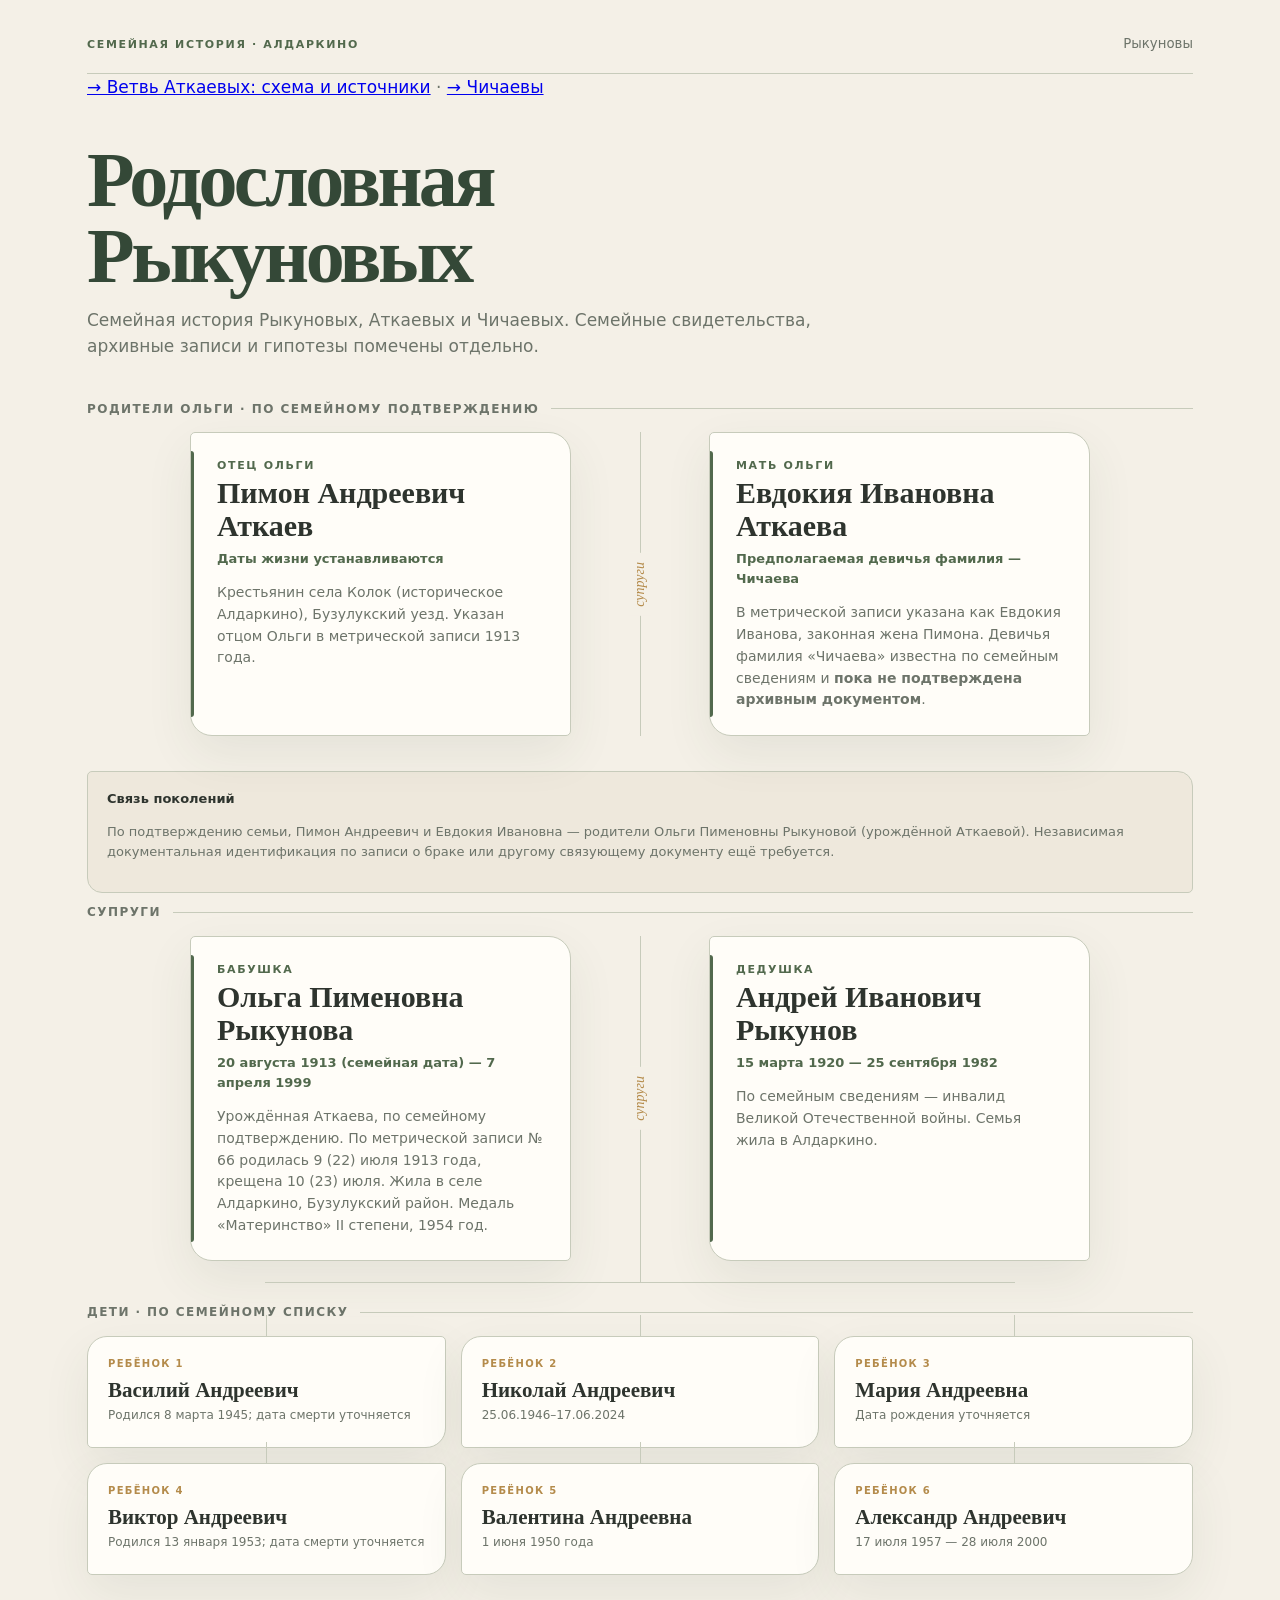
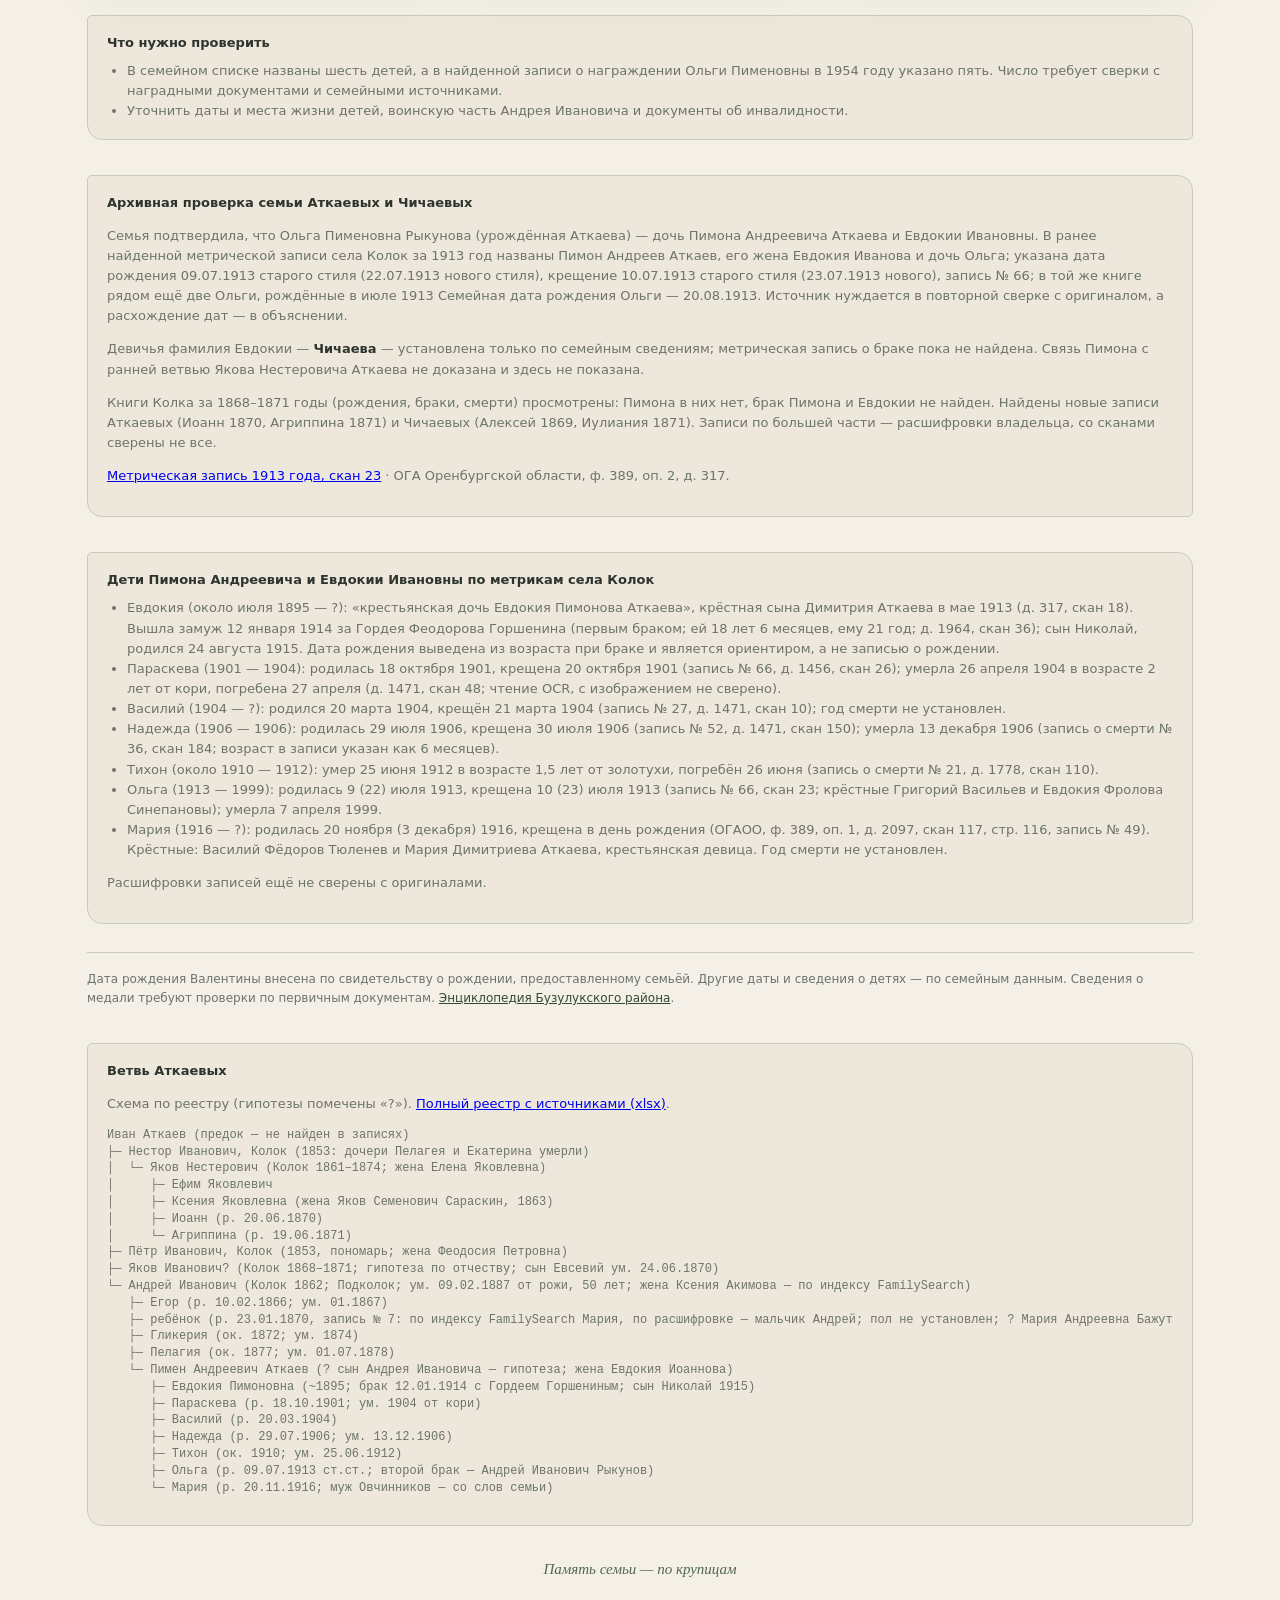
<file: index.html>
<!doctype html>
<html lang="ru">
<head>
<meta charset="utf-8">
<meta name="viewport" content="width=device-width, initial-scale=1">
<meta name="theme-color" content="#f4f0e7">
<meta name="description" content="Семейное древо Рыкуновых: Ольга Пименовна и Андрей Иванович Рыкуновы, Алдаркино.">
<title>Родословная Рыкуновых — семейное древо</title>
<style>
:root{color-scheme:light dark;--paper:#f4f0e7;--surface:#fffdf8;--surface2:#eee8dc;--ink:#2e342e;--muted:#6d746a;--line:#c7cbbb;--green:#52694d;--green2:#344837;--gold:#b48b4b;--warn:#805634;--shadow:0 18px 48px rgba(52,72,55,.08);--serif:Georgia,'Times New Roman',serif;--sans:system-ui,-apple-system,'Segoe UI',sans-serif}
*{box-sizing:border-box}html{scroll-behavior:smooth}body{margin:0;background:var(--paper);color:var(--ink);font-family:var(--sans);line-height:1.55}.wrap{max-width:1150px;margin:auto;padding:34px 22px 60px}.mast{display:flex;align-items:center;justify-content:space-between;gap:18px;border-bottom:1px solid var(--line);padding:0 0 18px}.eyebrow{font-size:11px;letter-spacing:.15em;text-transform:uppercase;color:var(--green);font-weight:800}.mast small{color:var(--muted)}h1{font:700 clamp(40px,7vw,78px)/.98 var(--serif);letter-spacing:-.045em;margin:42px 0 12px;color:var(--green2)}.intro{font-size:17px;color:var(--muted);max-width:750px;margin:0 0 35px}.tree{position:relative;padding:5px 0}.generation-label{display:flex;align-items:center;gap:12px;margin:0 0 14px;color:var(--muted);font-size:12px;font-weight:800;letter-spacing:.12em;text-transform:uppercase}.generation-label:after{content:"";height:1px;flex:1;background:var(--line)}.couple{display:grid;grid-template-columns:minmax(0,1fr) 110px minmax(0,1fr);align-items:stretch;gap:14px;max-width:900px;margin:0 auto}.person{background:var(--surface);border:1px solid var(--line);border-radius:5px 22px 5px 22px;box-shadow:var(--shadow);padding:24px 26px;min-height:204px;position:relative}.person:before{content:"";position:absolute;left:0;top:18px;bottom:18px;width:3px;background:var(--green);border-radius:0 3px 3px 0}.person h2{font:700 clamp(22px,3vw,30px)/1.1 var(--serif);margin:2px 0 7px}.person .lifespan{font-size:13px;color:var(--green);font-weight:750}.person p{font-size:14px;color:var(--muted);margin:13px 0 0}.relation{display:grid;place-items:center;position:relative;color:var(--gold);font:italic 14px var(--serif)}.relation:before,.relation:after{content:"";position:absolute;left:50%;width:1px;background:var(--line)}.relation:before{top:0;height:calc(50% - 24px)}.relation:after{bottom:0;height:calc(50% - 24px)}.relation span{background:var(--paper);padding:9px 3px;z-index:1;writing-mode:vertical-rl;transform:rotate(180deg)}.join{height:42px;max-width:900px;margin:auto;position:relative}.join:before{content:"";position:absolute;top:0;left:50%;height:22px;border-left:1px solid var(--line)}.join:after{content:"";position:absolute;top:21px;left:8.33%;right:8.33%;border-top:1px solid var(--line)}.generation.children{display:grid;grid-template-columns:repeat(3,minmax(0,1fr));gap:15px}.child{position:relative;background:var(--surface);border:1px solid var(--line);border-radius:20px 5px 20px 5px;padding:19px 20px;min-height:112px;box-shadow:var(--shadow)}.child:before{content:"";position:absolute;left:50%;top:-22px;height:21px;border-left:1px solid var(--line)}.child .ordinal{font-size:10px;letter-spacing:.13em;text-transform:uppercase;color:var(--gold);font-weight:850}.child h3{font:700 21px/1.15 var(--serif);margin:7px 0 3px}.child p{font-size:12px;color:var(--muted);margin:0}.flag{font-size:12px;color:var(--warn);margin-top:8px}.notes{margin:35px 0 0;padding:17px 19px;background:var(--surface2);border:1px solid var(--line);border-radius:5px 15px 5px 15px;font-size:13px;color:var(--muted)}.notes strong{color:var(--ink)}.notes ul{margin:8px 0 0;padding-left:20px}.source{border-top:1px solid var(--line);margin-top:28px;padding-top:17px;font-size:12px;color:var(--muted)}.source a{color:var(--green2)}footer{margin-top:35px;text-align:center;font:italic 15px var(--serif);color:var(--green)}
@media(max-width:720px){.wrap{padding:22px 16px 42px}.mast small{display:none}h1{margin-top:34px}.couple{grid-template-columns:1fr;gap:10px}.person{min-height:auto}.relation{height:42px}.relation:before{top:0;height:9px}.relation:after{bottom:0;height:9px}.relation span{writing-mode:horizontal-tb;transform:none;padding:4px 12px}.join{height:34px}.join:before{height:34px}.join:after{display:none}.generation.children{grid-template-columns:1fr;gap:11px}.child{min-height:auto;padding:16px 18px}.child:before{left:20px;top:-12px;height:11px}.child h3{font-size:20px}.generation-label{margin-top:8px}}
@media(prefers-color-scheme:dark){:root{--paper:#20251f;--surface:#2a3029;--surface2:#30382f;--ink:#ece9df;--muted:#b5b9ad;--line:#4d594c;--green:#a4b58d;--green2:#d7e1c6;--gold:#d7b77d;--warn:#e0b88a;--shadow:0 18px 48px rgba(0,0,0,.14)}.person:before{background:var(--green)}.relation span{background:var(--paper)}}
@media print{body{background:#fff;color:#222}.wrap{max-width:none;padding:10mm}.person,.child{box-shadow:none;break-inside:avoid}.notes{background:#f4f0e7}.relation span{background:#fff}}
@media(prefers-reduced-motion:reduce){html{scroll-behavior:auto}}
</style>
</head>
<body>
<main class="wrap">
<header class="mast"><div><div class="eyebrow">Семейная история · Алдаркино</div></div><small>Рыкуновы</small></header>
<p class="intro"><a href="atkaev.html">→ Ветвь Аткаевых: схема и источники</a> · <a href="chichaev.html">→ Чичаевы</a></p>
<h1>Родословная<br>Рыкуновых</h1>
<p class="intro">Семейная история Рыкуновых, Аткаевых и Чичаевых. Семейные свидетельства, архивные записи и гипотезы помечены отдельно.</p>
<section class="tree" aria-label="Родители Ольги Пименовны">
<div class="generation-label">Родители Ольги · по семейному подтверждению</div>
<div class="couple">
<article class="person"><div class="eyebrow">Отец Ольги</div><h2>Пимон Андреевич<br>Аткаев</h2><div class="lifespan">Даты жизни устанавливаются</div><p>Крестьянин села Колок (историческое Алдаркино), Бузулукский уезд. Указан отцом Ольги в метрической записи 1913 года.</p></article>
<div class="relation" aria-label="супруги"><span>супруги</span></div>
<article class="person"><div class="eyebrow">Мать Ольги</div><h2>Евдокия Ивановна<br>Аткаева</h2><div class="lifespan">Предполагаемая девичья фамилия — Чичаева</div><p>В метрической записи указана как Евдокия Иванова, законная жена Пимона. Девичья фамилия «Чичаева» известна по семейным сведениям и <strong>пока не подтверждена архивным документом</strong>.</p></article>
</div>
<div class="notes"><strong>Связь поколений</strong><p>По подтверждению семьи, Пимон Андреевич и Евдокия Ивановна — родители Ольги Пименовны Рыкуновой (урождённой Аткаевой). Независимая документальная идентификация по записи о браке или другому связующему документу ещё требуется.</p></div>
</section>
<section class="tree" aria-label="Семейное древо Рыкуновых">
<div class="generation-label">Супруги</div>
<div class="couple">
<article class="person"><div class="eyebrow">Бабушка</div><h2>Ольга Пименовна<br>Рыкунова</h2><div class="lifespan">20 августа 1913 (семейная дата) — 7 апреля 1999</div><p>Урождённая Аткаева, по семейному подтверждению. По метрической записи № 66 родилась 9 (22) июля 1913 года, крещена 10 (23) июля. Жила в селе Алдаркино, Бузулукский район. Медаль «Материнство» II степени, 1954 год.</p></article>
<div class="relation" aria-label="супруги"><span>супруги</span></div>
<article class="person"><div class="eyebrow">Дедушка</div><h2>Андрей Иванович<br>Рыкунов</h2><div class="lifespan">15 марта 1920 — 25 сентября 1982</div><p>По семейным сведениям — инвалид Великой Отечественной войны. Семья жила в Алдаркино.</p></article>
</div>
<div class="join" aria-hidden="true"></div>
<div class="generation-label">Дети · по семейному списку</div>
<div class="generation children">
<article class="child"><div class="ordinal">Ребёнок 1</div><h3>Василий Андреевич</h3><p>Родился 8 марта 1945; дата смерти уточняется</p></article>
<article class="child"><div class="ordinal">Ребёнок 2</div><h3>Николай Андреевич</h3><p>25.06.1946–17.06.2024</p></article>
<article class="child"><div class="ordinal">Ребёнок 3</div><h3>Мария Андреевна</h3><p>Дата рождения уточняется</p></article>
<article class="child"><div class="ordinal">Ребёнок 4</div><h3>Виктор Андреевич</h3><p>Родился 13 января 1953; дата смерти уточняется</p></article>
<article class="child"><div class="ordinal">Ребёнок 5</div><h3>Валентина Андреевна</h3><p>1 июня 1950 года</p></article>
<article class="child"><div class="ordinal">Ребёнок 6</div><h3>Александр Андреевич</h3><p>17 июля 1957 — 28 июля 2000</p></article>
</div>
</section>
<aside class="notes"><strong>Что нужно проверить</strong><ul><li>В семейном списке названы шесть детей, а в найденной записи о награждении Ольги Пименовны в 1954 году указано пять. Число требует сверки с наградными документами и семейными источниками.</li><li>Уточнить даты и места жизни детей, воинскую часть Андрея Ивановича и документы об инвалидности.</li></ul></aside>
<aside class="notes"><strong>Архивная проверка семьи Аткаевых и Чичаевых</strong><p>Семья подтвердила, что Ольга Пименовна Рыкунова (урождённая Аткаева) — дочь Пимона Андреевича Аткаева и Евдокии Ивановны. В ранее найденной метрической записи села Колок за 1913 год названы Пимон Андреев Аткаев, его жена Евдокия Иванова и дочь Ольга; указана дата рождения 09.07.1913 старого стиля (22.07.1913 нового стиля), крещение 10.07.1913 старого стиля (23.07.1913 нового), запись № 66; в той же книге рядом ещё две Ольги, рождённые в июле 1913 Семейная дата рождения Ольги — 20.08.1913. Источник нуждается в повторной сверке с оригиналом, а расхождение дат — в объяснении.</p><p>Девичья фамилия Евдокии — <strong>Чичаева</strong> — установлена только по семейным сведениям; метрическая запись о браке пока не найдена. Связь Пимона с ранней ветвью Якова Нестеровича Аткаева не доказана и здесь не показана.</p><p>Книги Колка за 1868–1871 годы (рождения, браки, смерти) просмотрены: Пимона в них нет, брак Пимона и Евдокии не найден. Найдены новые записи Аткаевых (Иоанн 1870, Агриппина 1871) и Чичаевых (Алексей 1869, Иулиания 1871). Записи по большей части — расшифровки владельца, со сканами сверены не все.</p><p><a href="https://yandex.ru/archive/catalog/fc63a769-c6f4-40cd-b063-a8d6b3716f5d/23" rel="noopener">Метрическая запись 1913 года, скан 23</a> · ОГА Оренбургской области, ф. 389, оп. 2, д. 317.</p></aside>
<aside class="notes"><strong>Дети Пимона Андреевича и Евдокии Ивановны по метрикам села Колок</strong><ul><li>Евдокия (около июля 1895 — ?): «крестьянская дочь Евдокия Пимонова Аткаева», крёстная сына Димитрия Аткаева в мае 1913 (д. 317, скан 18). Вышла замуж 12 января 1914 за Гордея Феодорова Горшенина (первым браком; ей 18 лет 6 месяцев, ему 21 год; д. 1964, скан 36); сын Николай, родился 24 августа 1915. Дата рождения выведена из возраста при браке и является ориентиром, а не записью о рождении.</li><li>Параскева (1901 — 1904): родилась 18 октября 1901, крещена 20 октября 1901 (запись № 66, д. 1456, скан 26); умерла 26 апреля 1904 в возрасте 2 лет от кори, погребена 27 апреля (д. 1471, скан 48; чтение OCR, с изображением не сверено).</li><li>Василий (1904 — ?): родился 20 марта 1904, крещён 21 марта 1904 (запись № 27, д. 1471, скан 10); год смерти не установлен.</li><li>Надежда (1906 — 1906): родилась 29 июля 1906, крещена 30 июля 1906 (запись № 52, д. 1471, скан 150); умерла 13 декабря 1906 (запись о смерти № 36, скан 184; возраст в записи указан как 6 месяцев).</li><li>Тихон (около 1910 — 1912): умер 25 июня 1912 в возрасте 1,5 лет от золотухи, погребён 26 июня (запись о смерти № 21, д. 1778, скан 110).</li><li>Ольга (1913 — 1999): родилась 9 (22) июля 1913, крещена 10 (23) июля 1913 (запись № 66, скан 23; крёстные Григорий Васильев и Евдокия Фролова Синепановы); умерла 7 апреля 1999.</li><li>Мария (1916 — ?): родилась 20 ноября (3 декабря) 1916, крещена в день рождения (ОГАОО, ф. 389, оп. 1, д. 2097, скан 117, стр. 116, запись № 49). Крёстные: Василий Фёдоров Тюленев и Мария Димитриева Аткаева, крестьянская девица. Год смерти не установлен.</li></ul><p>Расшифровки записей ещё не сверены с оригиналами.</p></aside>
<div class="source">Дата рождения Валентины внесена по свидетельству о рождении, предоставленному семьёй. Другие даты и сведения о детях — по семейным данным. Сведения о медали требуют проверки по первичным документам. <a href="http://old2-bz.orb.ru/about/entsiklopediya/572" rel="noopener">Энциклопедия Бузулукского района</a>.</div>
<section class="notes"><strong>Ветвь Аткаевых</strong><p>Схема по реестру (гипотезы помечены «?»). <a href="https://github.com/kilevoy/rykunov-family-tree/blob/main/data/rykunov-family-tree.xlsx" rel="noopener">Полный реестр с источниками (xlsx)</a>.</p><pre style="white-space:pre;overflow-x:auto;font-size:12px;line-height:1.4">Иван Аткаев (предок — не найден в записях)
├─ Нестор Иванович, Колок (1853: дочери Пелагея и Екатерина умерли)
│  └─ Яков Нестерович (Колок 1861–1874; жена Елена Яковлевна)
│     ├─ Ефим Яковлевич
│     ├─ Ксения Яковлевна (жена Яков Семенович Сараскин, 1863)
│     ├─ Иоанн (р. 20.06.1870)
│     └─ Агриппина (р. 19.06.1871)
├─ Пётр Иванович, Колок (1853, пономарь; жена Феодосия Петровна)
├─ Яков Иванович? (Колок 1868–1871; гипотеза по отчеству; сын Евсевий ум. 24.06.1870)
└─ Андрей Иванович (Колок 1862; Подколок; ум. 09.02.1887 от рожи, 50 лет; жена Ксения Акимова — по индексу FamilySearch)
   ├─ Егор (р. 10.02.1866; ум. 01.1867)
   ├─ ребёнок (р. 23.01.1870, запись № 7: по индексу FamilySearch Мария, по расшифровке — мальчик Андрей; пол не установлен; ? Мария Андреевна Бажуткина 1917 — гипотеза, слабеет)
   ├─ Гликерия (ок. 1872; ум. 1874)
   ├─ Пелагия (ок. 1877; ум. 01.07.1878)
   └─ Пимен Андреевич Аткаев (? сын Андрея Ивановича — гипотеза; жена Евдокия Иоаннова)
      ├─ Евдокия Пимоновна (~1895; брак 12.01.1914 с Гордеем Горшениным; сын Николай 1915)
      ├─ Параскева (р. 18.10.1901; ум. 1904 от кори)
      ├─ Василий (р. 20.03.1904)
      ├─ Надежда (р. 29.07.1906; ум. 13.12.1906)
      ├─ Тихон (ок. 1910; ум. 25.06.1912)
      ├─ Ольга (р. 09.07.1913 ст.ст.; второй брак — Андрей Иванович Рыкунов)
      └─ Мария (р. 20.11.1916; муж Овчинников — со слов семьи)</pre></section>
<footer>Память семьи — по крупицам</footer>
</main>
</body>
</html>
</file>
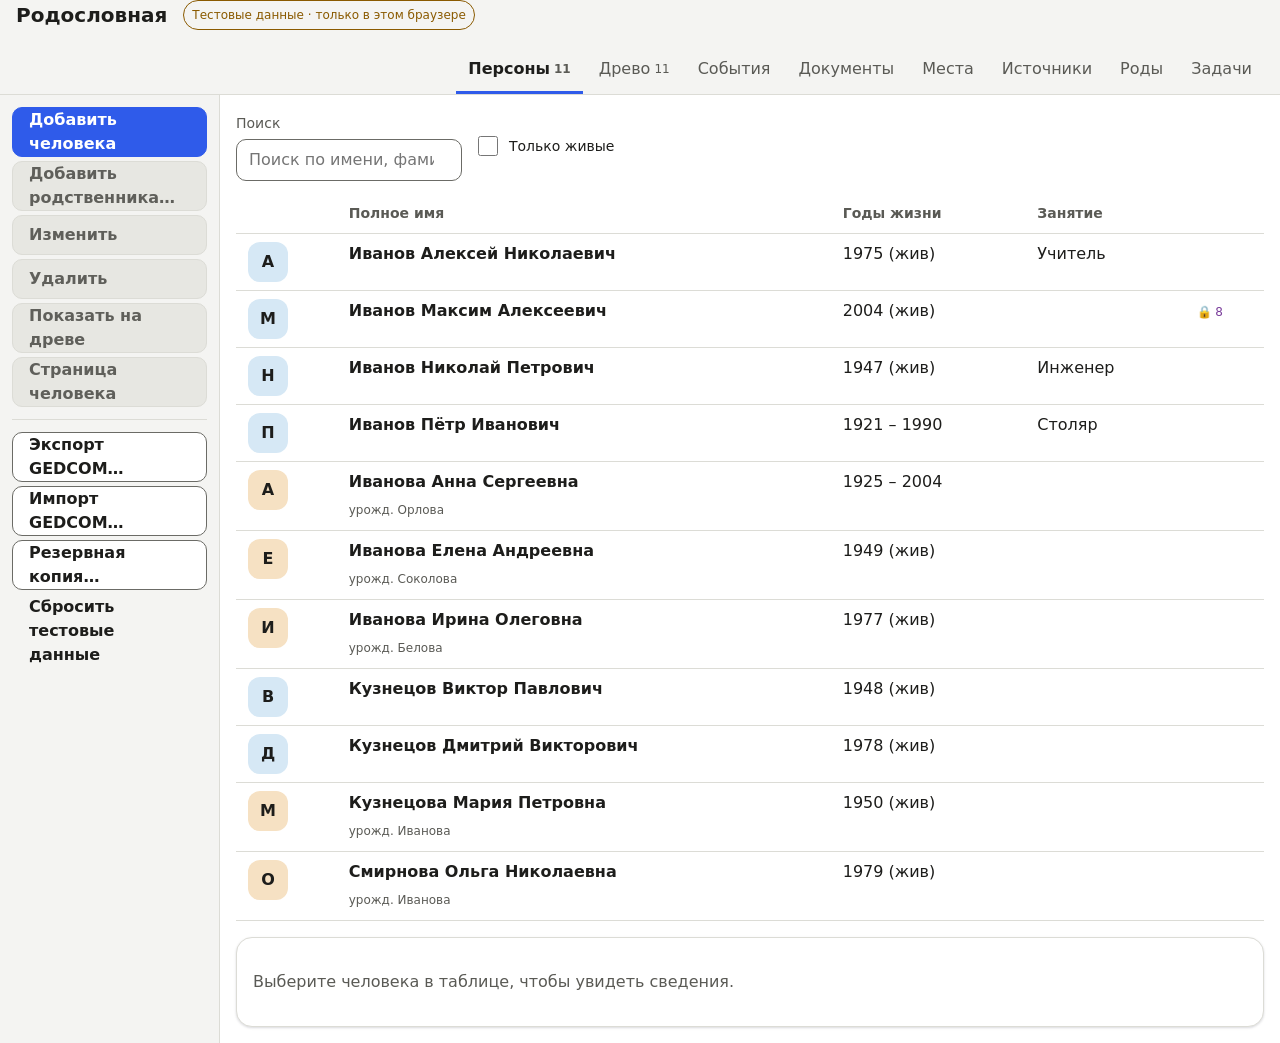
<file: app/index.html>
<!doctype html>
<html lang="ru">
<head>
  <meta charset="utf-8">
  <meta name="viewport" content="width=device-width, initial-scale=1">
  <meta name="robots" content="noindex">
  <title>Родословная — рабочая версия</title>
  <link rel="stylesheet" href="tokens.css">
  <link rel="stylesheet" href="styles.css">
</head>
<body>
  <a class="skip" href="#main">К содержимому</a>
  <header class="top">
    <h1>Родословная</h1>
    <span class="badge-demo" title="Данные хранятся только в этом браузере">Тестовые данные · только в этом браузере</span>
    <nav class="tabs" aria-label="Разделы" role="tablist" id="tabs"></nav>
  </header>
  <div class="layout">
    <aside class="actions" aria-label="Действия" id="actions"></aside>
    <main id="main" tabindex="-1"></main>
  </div>
  <div id="banner" class="banner" role="alert" hidden></div>
  <div id="toast" class="toast" role="status" aria-live="polite" hidden></div>
  <dialog id="dlg"></dialog>
  <script type="module" src="main.js"></script>
</body>
</html>
</file>
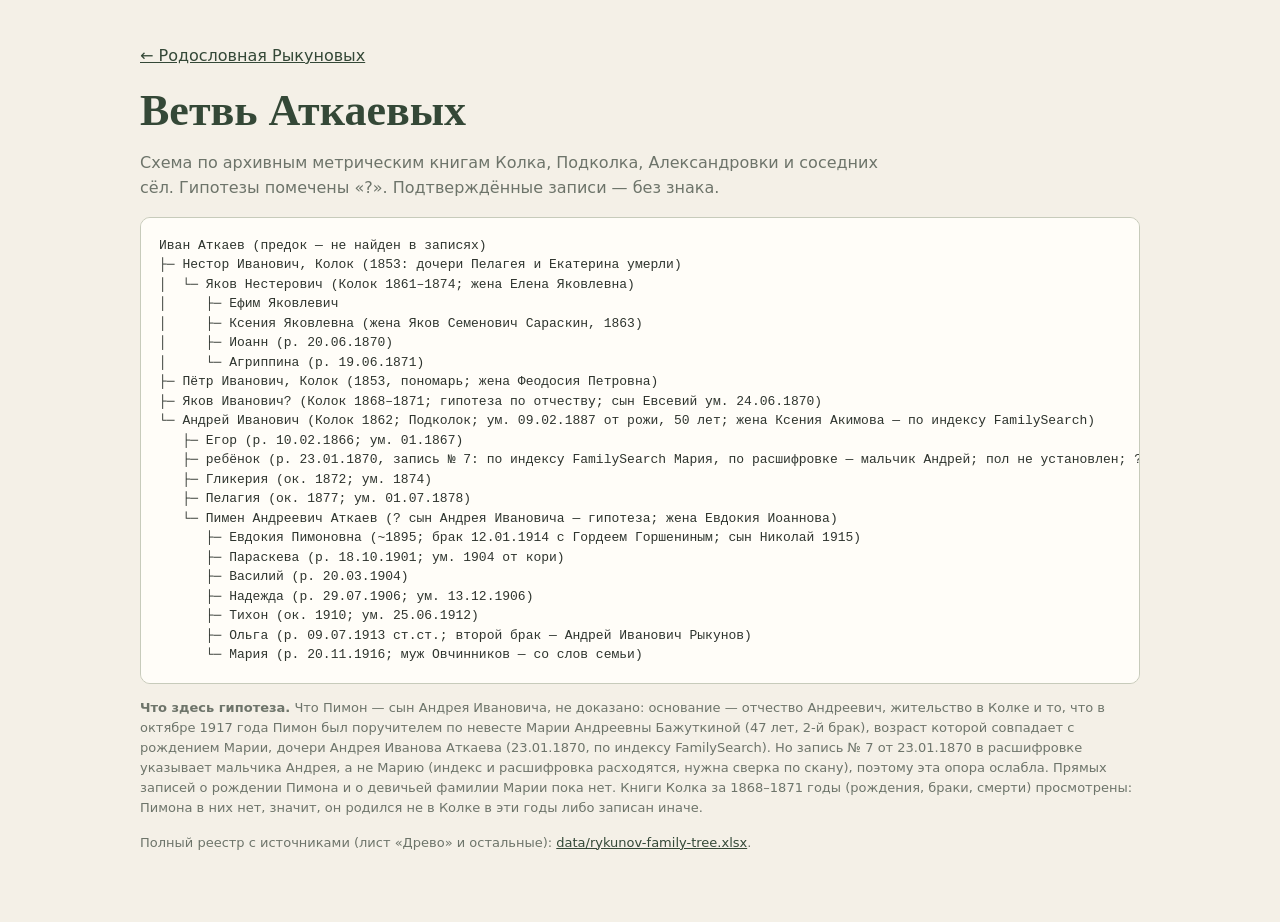
<file: atkaev.html>
<!doctype html>
<html lang="ru">
<head>
<meta charset="utf-8">
<meta name="viewport" content="width=device-width, initial-scale=1">
<meta name="description" content="Ветвь Аткаевых: схема по архивным метрическим книгам Колка и окрестностей, гипотезы отмечены.">
<title>Ветвь Аткаевых — схема</title>
<style>
:root{color-scheme:light dark;--paper:#f4f0e7;--surface:#fffdf8;--ink:#2e342e;--muted:#6d746a;--line:#c7cbbb;--green2:#344837}
body{margin:0;background:var(--paper);color:var(--ink);font-family:system-ui,-apple-system,'Segoe UI',sans-serif;line-height:1.55}
.wrap{max-width:1000px;margin:auto;padding:28px 18px 56px}
a{color:var(--green2)}
h1{font:700 clamp(28px,5vw,44px)/1.1 Georgia,serif;color:var(--green2);margin:18px 0 10px}
p.lead{color:var(--muted);max-width:760px}
pre{background:var(--surface);border:1px solid var(--line);border-radius:10px;padding:18px;white-space:pre;overflow-x:auto;font-size:13px;line-height:1.5}
.note{font-size:13px;color:var(--muted);margin-top:14px}
@media(prefers-color-scheme:dark){:root{--paper:#20251f;--surface:#2a3029;--ink:#ece9df;--muted:#b5b9ad;--line:#4d594c;--green2:#d7e1c6}}
</style>
</head>
<body>
<main class="wrap">
<p><a href="./">← Родословная Рыкуновых</a></p>
<h1>Ветвь Аткаевых</h1>
<p class="lead">Схема по архивным метрическим книгам Колка, Подколка, Александровки и соседних сёл. Гипотезы помечены «?». Подтверждённые записи — без знака.</p>
<pre>Иван Аткаев (предок — не найден в записях)
├─ Нестор Иванович, Колок (1853: дочери Пелагея и Екатерина умерли)
│  └─ Яков Нестерович (Колок 1861–1874; жена Елена Яковлевна)
│     ├─ Ефим Яковлевич
│     ├─ Ксения Яковлевна (жена Яков Семенович Сараскин, 1863)
│     ├─ Иоанн (р. 20.06.1870)
│     └─ Агриппина (р. 19.06.1871)
├─ Пётр Иванович, Колок (1853, пономарь; жена Феодосия Петровна)
├─ Яков Иванович? (Колок 1868–1871; гипотеза по отчеству; сын Евсевий ум. 24.06.1870)
└─ Андрей Иванович (Колок 1862; Подколок; ум. 09.02.1887 от рожи, 50 лет; жена Ксения Акимова — по индексу FamilySearch)
   ├─ Егор (р. 10.02.1866; ум. 01.1867)
   ├─ ребёнок (р. 23.01.1870, запись № 7: по индексу FamilySearch Мария, по расшифровке — мальчик Андрей; пол не установлен; ? Мария Андреевна Бажуткина 1917 — гипотеза, слабеет)
   ├─ Гликерия (ок. 1872; ум. 1874)
   ├─ Пелагия (ок. 1877; ум. 01.07.1878)
   └─ Пимен Андреевич Аткаев (? сын Андрея Ивановича — гипотеза; жена Евдокия Иоаннова)
      ├─ Евдокия Пимоновна (~1895; брак 12.01.1914 с Гордеем Горшениным; сын Николай 1915)
      ├─ Параскева (р. 18.10.1901; ум. 1904 от кори)
      ├─ Василий (р. 20.03.1904)
      ├─ Надежда (р. 29.07.1906; ум. 13.12.1906)
      ├─ Тихон (ок. 1910; ум. 25.06.1912)
      ├─ Ольга (р. 09.07.1913 ст.ст.; второй брак — Андрей Иванович Рыкунов)
      └─ Мария (р. 20.11.1916; муж Овчинников — со слов семьи)</pre>
<p class="note"><strong>Что здесь гипотеза.</strong> Что Пимон — сын Андрея Ивановича, не доказано: основание — отчество Андреевич, жительство в Колке и то, что в октябре 1917 года Пимон был поручителем по невесте Марии Андреевны Бажуткиной (47 лет, 2-й брак), возраст которой совпадает с рождением Марии, дочери Андрея Иванова Аткаева (23.01.1870, по индексу FamilySearch). Но запись № 7 от 23.01.1870 в расшифровке указывает мальчика Андрея, а не Марию (индекс и расшифровка расходятся, нужна сверка по скану), поэтому эта опора ослабла. Прямых записей о рождении Пимона и о девичьей фамилии Марии пока нет. Книги Колка за 1868–1871 годы (рождения, браки, смерти) просмотрены: Пимона в них нет, значит, он родился не в Колке в эти годы либо записан иначе.</p>
<p class="note">Полный реестр с источниками (лист «Древо» и остальные): <a href="https://github.com/kilevoy/rykunov-family-tree/blob/main/data/rykunov-family-tree.xlsx" rel="noopener">data/rykunov-family-tree.xlsx</a>.</p>
</main>
</body>
</html>
</file>
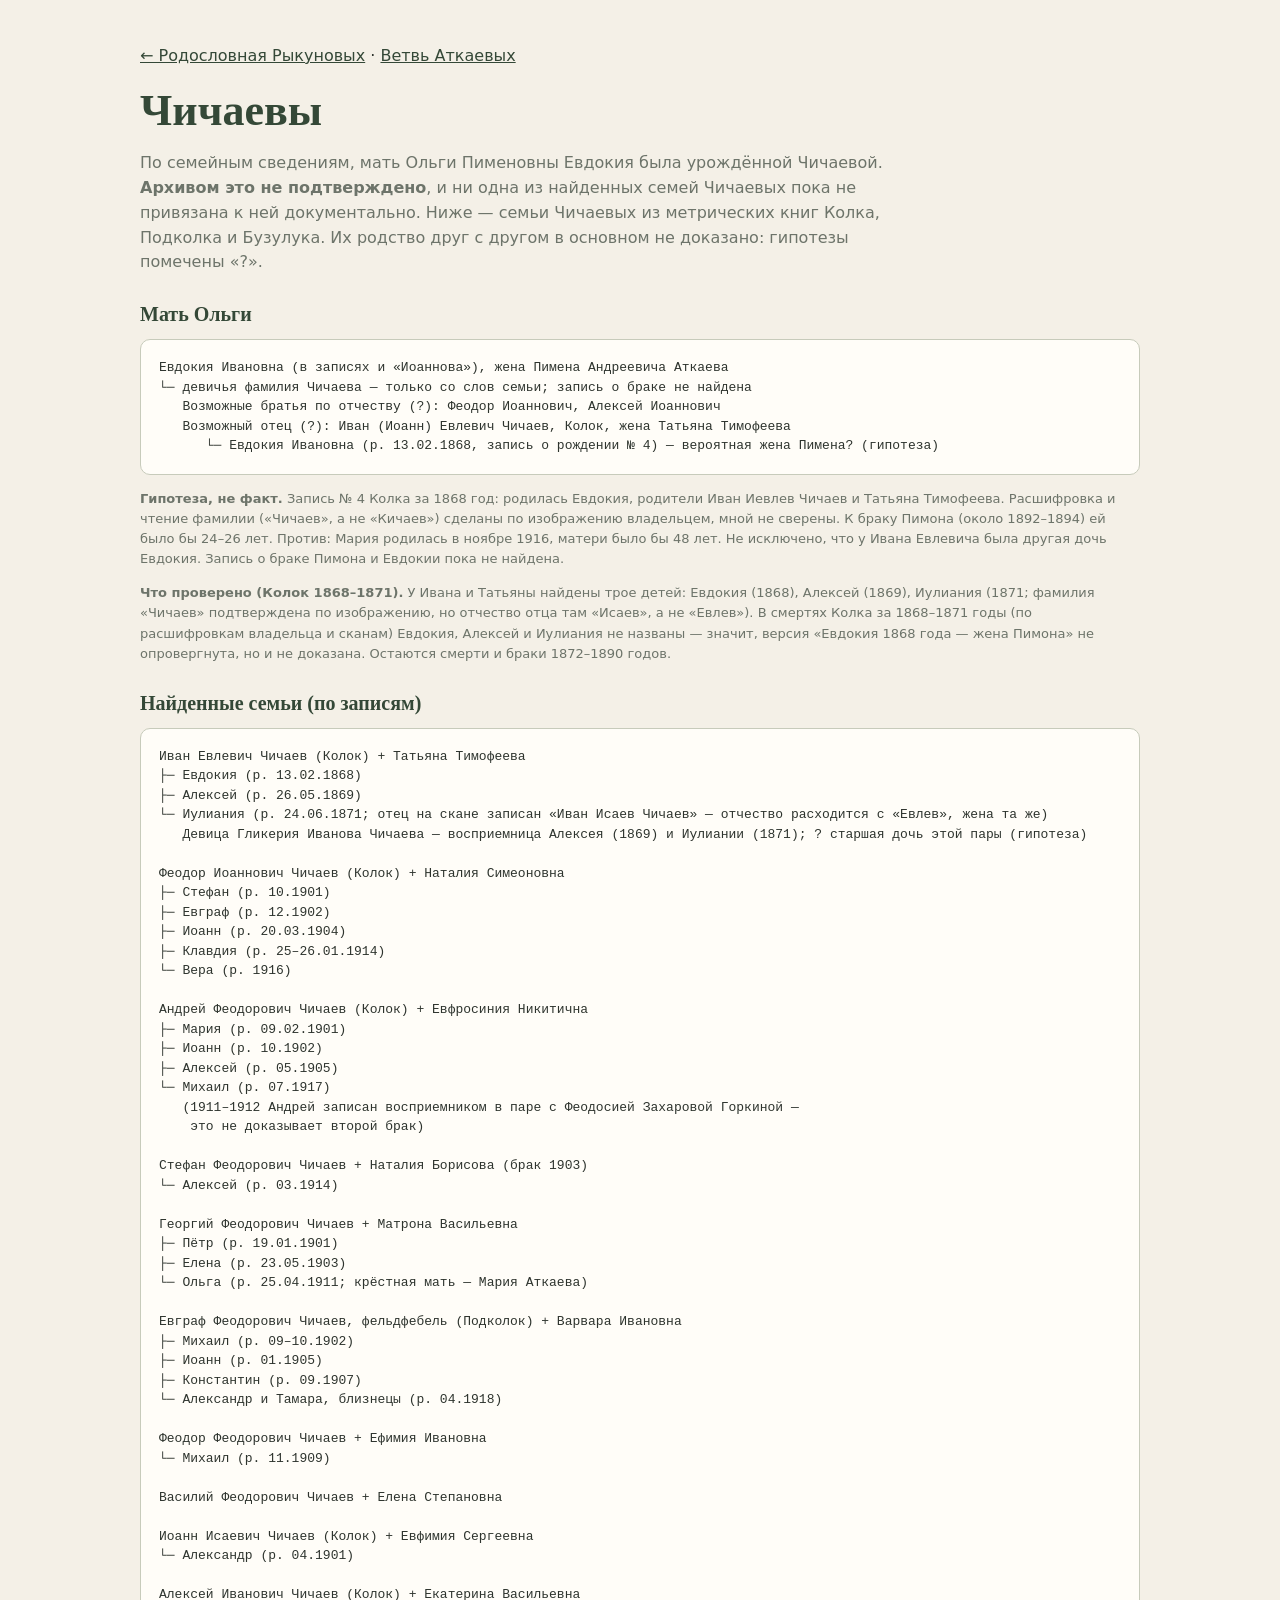
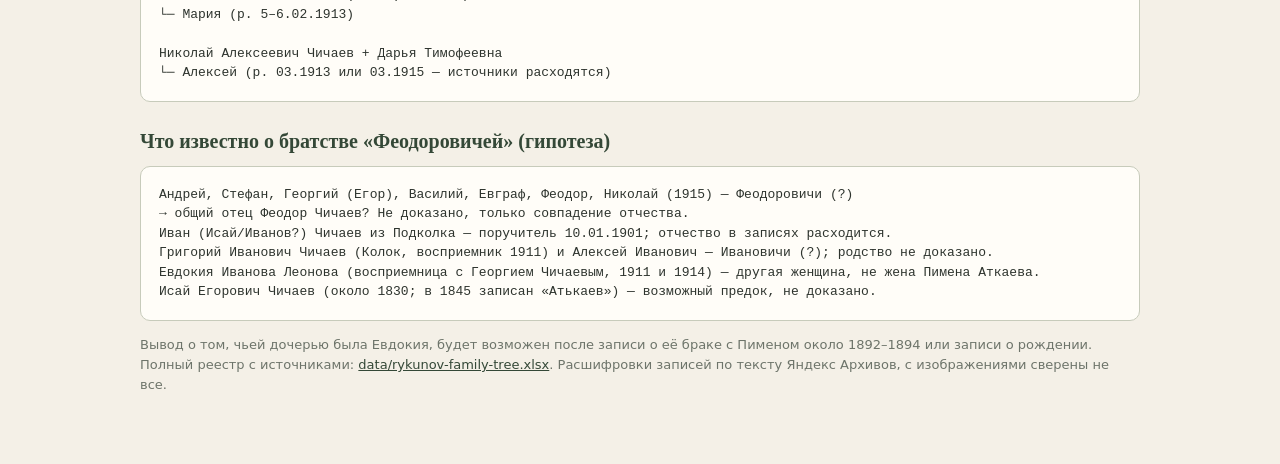
<file: chichaev.html>
<!doctype html>
<html lang="ru">
<head>
<meta charset="utf-8">
<meta name="viewport" content="width=device-width, initial-scale=1">
<meta name="description" content="Чичаевы из Колка и Подколка: семьи по метрическим книгам, связь с Аткаевыми не доказана.">
<title>Чичаевы — схема</title>
<style>
:root{color-scheme:light dark;--paper:#f4f0e7;--surface:#fffdf8;--ink:#2e342e;--muted:#6d746a;--line:#c7cbbb;--green2:#344837}
body{margin:0;background:var(--paper);color:var(--ink);font-family:system-ui,-apple-system,'Segoe UI',sans-serif;line-height:1.55}
.wrap{max-width:1000px;margin:auto;padding:28px 18px 56px}
a{color:var(--green2)}
h1{font:700 clamp(28px,5vw,44px)/1.1 Georgia,serif;color:var(--green2);margin:18px 0 10px}
h2{font:700 20px Georgia,serif;color:var(--green2);margin:28px 0 8px}
p.lead{color:var(--muted);max-width:760px}
pre{background:var(--surface);border:1px solid var(--line);border-radius:10px;padding:18px;white-space:pre;overflow-x:auto;font-size:13px;line-height:1.5}
.note{font-size:13px;color:var(--muted);margin-top:14px}
@media(prefers-color-scheme:dark){:root{--paper:#20251f;--surface:#2a3029;--ink:#ece9df;--muted:#b5b9ad;--line:#4d594c;--green2:#d7e1c6}}
</style>
</head>
<body>
<main class="wrap">
<p><a href="./">← Родословная Рыкуновых</a> · <a href="atkaev.html">Ветвь Аткаевых</a></p>
<h1>Чичаевы</h1>
<p class="lead">По семейным сведениям, мать Ольги Пименовны Евдокия была урождённой Чичаевой. <strong>Архивом это не подтверждено</strong>, и ни одна из найденных семей Чичаевых пока не привязана к ней документально. Ниже — семьи Чичаевых из метрических книг Колка, Подколка и Бузулука. Их родство друг с другом в основном не доказано: гипотезы помечены «?».</p>

<h2>Мать Ольги</h2>
<pre>Евдокия Ивановна (в записях и «Иоаннова»), жена Пимена Андреевича Аткаева
└─ девичья фамилия Чичаева — только со слов семьи; запись о браке не найдена
   Возможные братья по отчеству (?): Феодор Иоаннович, Алексей Иоаннович
   Возможный отец (?): Иван (Иоанн) Евлевич Чичаев, Колок, жена Татьяна Тимофеева
      └─ Евдокия Ивановна (р. 13.02.1868, запись о рождении № 4) — вероятная жена Пимена? (гипотеза)</pre>
<p class="note"><strong>Гипотеза, не факт.</strong> Запись № 4 Колка за 1868 год: родилась Евдокия, родители Иван Иевлев Чичаев и Татьяна Тимофеева. Расшифровка и чтение фамилии («Чичаев», а не «Кичаев») сделаны по изображению владельцем, мной не сверены. К браку Пимона (около 1892–1894) ей было бы 24–26 лет. Против: Мария родилась в ноябре 1916, матери было бы 48 лет. Не исключено, что у Ивана Евлевича была другая дочь Евдокия. Запись о браке Пимона и Евдокии пока не найдена.</p>
<p class="note"><strong>Что проверено (Колок 1868–1871).</strong> У Ивана и Татьяны найдены трое детей: Евдокия (1868), Алексей (1869), Иулиания (1871; фамилия «Чичаев» подтверждена по изображению, но отчество отца там «Исаев», а не «Евлев»). В смертях Колка за 1868–1871 годы (по расшифровкам владельца и сканам) Евдокия, Алексей и Иулиания не названы — значит, версия «Евдокия 1868 года — жена Пимона» не опровергнута, но и не доказана. Остаются смерти и браки 1872–1890 годов.</p>

<h2>Найденные семьи (по записям)</h2>
<pre>Иван Евлевич Чичаев (Колок) + Татьяна Тимофеева
├─ Евдокия (р. 13.02.1868)
├─ Алексей (р. 26.05.1869)
└─ Иулиания (р. 24.06.1871; отец на скане записан «Иван Исаев Чичаев» — отчество расходится с «Евлев», жена та же)
   Девица Гликерия Иванова Чичаева — восприемница Алексея (1869) и Иулиании (1871); ? старшая дочь этой пары (гипотеза)

Феодор Иоаннович Чичаев (Колок) + Наталия Симеоновна
├─ Стефан (р. 10.1901)
├─ Евграф (р. 12.1902)
├─ Иоанн (р. 20.03.1904)
├─ Клавдия (р. 25–26.01.1914)
└─ Вера (р. 1916)

Андрей Феодорович Чичаев (Колок) + Евфросиния Никитична
├─ Мария (р. 09.02.1901)
├─ Иоанн (р. 10.1902)
├─ Алексей (р. 05.1905)
└─ Михаил (р. 07.1917)
   (1911–1912 Андрей записан восприемником в паре с Феодосией Захаровой Горкиной —
    это не доказывает второй брак)

Стефан Феодорович Чичаев + Наталия Борисова (брак 1903)
└─ Алексей (р. 03.1914)

Георгий Феодорович Чичаев + Матрона Васильевна
├─ Пётр (р. 19.01.1901)
├─ Елена (р. 23.05.1903)
└─ Ольга (р. 25.04.1911; крёстная мать — Мария Аткаева)

Евграф Феодорович Чичаев, фельдфебель (Подколок) + Варвара Ивановна
├─ Михаил (р. 09–10.1902)
├─ Иоанн (р. 01.1905)
├─ Константин (р. 09.1907)
└─ Александр и Тамара, близнецы (р. 04.1918)

Феодор Феодорович Чичаев + Ефимия Ивановна
└─ Михаил (р. 11.1909)

Василий Феодорович Чичаев + Елена Степановна

Иоанн Исаевич Чичаев (Колок) + Евфимия Сергеевна
└─ Александр (р. 04.1901)

Алексей Иванович Чичаев (Колок) + Екатерина Васильевна
└─ Мария (р. 5–6.02.1913)

Николай Алексеевич Чичаев + Дарья Тимофеевна
└─ Алексей (р. 03.1913 или 03.1915 — источники расходятся)</pre>

<h2>Что известно о братстве «Феодоровичей» (гипотеза)</h2>
<pre>Андрей, Стефан, Георгий (Егор), Василий, Евграф, Феодор, Николай (1915) — Феодоровичи (?)
→ общий отец Феодор Чичаев? Не доказано, только совпадение отчества.
Иван (Исай/Иванов?) Чичаев из Подколка — поручитель 10.01.1901; отчество в записях расходится.
Григорий Иванович Чичаев (Колок, восприемник 1911) и Алексей Иванович — Ивановичи (?); родство не доказано.
Евдокия Иванова Леонова (восприемница с Георгием Чичаевым, 1911 и 1914) — другая женщина, не жена Пимена Аткаева.
Исай Егорович Чичаев (около 1830; в 1845 записан «Атькаев») — возможный предок, не доказано.</pre>
<p class="note">Вывод о том, чьей дочерью была Евдокия, будет возможен после записи о её браке с Пименом около 1892–1894 или записи о рождении. Полный реестр с источниками: <a href="https://github.com/kilevoy/rykunov-family-tree/blob/main/data/rykunov-family-tree.xlsx" rel="noopener">data/rykunov-family-tree.xlsx</a>. Расшифровки записей по тексту Яндекс Архивов, с изображениями сверены не все.</p>
</main>
</body>
</html>
</file>
<file: app/tokens.css>
:root {
  --color-bg: #ffffff;
  --color-surface: #f4f4f2;
  --color-border: #dcdcd6;
  --color-border-input: #6b6b66;
  --color-text: #1d1d1b;
  --color-text-muted: #5a5a55;
  --color-accent: #2f5bea;
  --color-on-accent: #ffffff;
  --color-danger: #b42323;
  --color-success: #1f7a4d;
  --color-warning: #8a5a00;
  --color-selected: #e8effd;
  --color-card-male: #d6e8f5;
  --color-card-female: #f6e1c3;
  --color-card-unknown: #e7e7e2;
  --color-tree-band: #faf7ee;
  --color-on-card: #1d1d1b;
  --color-disabled-bg: #e7e7e2;
  --color-disabled-text: #5f5f5a;
  --color-private: #7a3d9b;
  --font-sans: Inter, system-ui, -apple-system, Segoe UI, Roboto, sans-serif;
  --font-serif: Source Serif 4, Georgia, serif;
  --font-mono: ui-monospace, SFMono-Regular, Menlo, monospace;
  --text-xs: 12px;
  --text-xs-line: 16px;
  --text-xs-weight: 500;
  --text-sm: 14px;
  --text-sm-line: 20px;
  --text-sm-weight: 400;
  --text-base: 16px;
  --text-base-line: 24px;
  --text-base-weight: 400;
  --text-lg: 20px;
  --text-lg-line: 28px;
  --text-lg-weight: 600;
  --text-xl: 28px;
  --text-xl-line: 34px;
  --text-xl-weight: 700;
  --text-display: 40px;
  --text-display-line: 44px;
  --text-display-weight: 700;
  --text-tree-name: 13px;
  --text-tree-name-line: 17px;
  --text-tree-name-weight: 600;
  --text-tree-dates: 12px;
  --text-tree-dates-line: 16px;
  --text-tree-dates-weight: 400;
  --space-0: 0px;
  --space-1: 4px;
  --space-2: 8px;
  --space-3: 12px;
  --space-4: 16px;
  --space-5: 24px;
  --space-6: 32px;
  --space-7: 48px;
  --space-8: 64px;
  --radius-sm: 6px;
  --radius-md: 10px;
  --radius-lg: 16px;
  --radius-card: 12px;
  --radius-pill: 999px;
  --shadow-card: 0 1px 2px rgba(16,24,40,.06), 0 1px 3px rgba(16,24,40,.10);
  --shadow-pop: 0 12px 32px rgba(16,24,40,.16);
  --motion-fast: 120ms;
  --motion-base: 200ms;
  --motion-ease: cubic-bezier(.2,.8,.2,1);
}
@media (prefers-color-scheme: dark) {
  :root:not([data-theme="light"]) {
    --color-bg: #151618;
    --color-surface: #1e2023;
    --color-border: #34373b;
    --color-border-input: #8b8f95;
    --color-text: #ecebe8;
    --color-text-muted: #a7a9ad;
    --color-accent: #8aa5ff;
    --color-on-accent: #10131f;
    --color-danger: #ff8a80;
    --color-success: #6fcf97;
    --color-warning: #e0b04a;
    --color-selected: #263253;
    --color-card-male: #27425a;
    --color-card-female: #5a4327;
    --color-card-unknown: #34373b;
    --color-tree-band: #1b1c1e;
    --color-on-card: #f2f1ee;
    --color-disabled-bg: #2a2c2f;
    --color-disabled-text: #9a9da2;
    --color-private: #c9a0e6;
    color-scheme: dark;
  }
}
:root[data-theme="dark"] {
  --color-bg: #151618;
  --color-surface: #1e2023;
  --color-border: #34373b;
  --color-border-input: #8b8f95;
  --color-text: #ecebe8;
  --color-text-muted: #a7a9ad;
  --color-accent: #8aa5ff;
  --color-on-accent: #10131f;
  --color-danger: #ff8a80;
  --color-success: #6fcf97;
  --color-warning: #e0b04a;
  --color-selected: #263253;
  --color-card-male: #27425a;
  --color-card-female: #5a4327;
  --color-card-unknown: #34373b;
  --color-tree-band: #1b1c1e;
  --color-on-card: #f2f1ee;
  --color-disabled-bg: #2a2c2f;
  --color-disabled-text: #9a9da2;
  --color-private: #c9a0e6;
  color-scheme: dark;
}

:focus-visible { outline: 2px solid var(--color-accent); outline-offset: 2px; }
@media (prefers-reduced-motion: reduce) { * { transition: none !important; animation: none !important; } }
</file>
<file: app/styles.css>
* { box-sizing: border-box; }
body { margin: 0; font: 400 var(--text-base)/var(--text-base-line) var(--font-sans); color: var(--color-text); background: var(--color-bg); }
.skip { position: absolute; left: -999px; } .skip:focus { left: var(--space-2); top: var(--space-2); background: var(--color-bg); padding: var(--space-2); z-index: 20; }
.top { display: flex; align-items: center; gap: var(--space-4); padding: 0 var(--space-4); min-height: 56px; background: var(--color-surface); border-bottom: 1px solid var(--color-border); flex-wrap: wrap; }
.top h1 { margin: 0; font-size: var(--text-lg); line-height: var(--text-lg-line); font-weight: 600; }
.badge-demo { font-size: var(--text-xs); color: var(--color-warning); border: 1px solid var(--color-warning); border-radius: var(--radius-pill); padding: 2px var(--space-2); }
.tabs { display: flex; gap: var(--space-1); margin-left: auto; overflow-x: auto; }
.tabs a { display: inline-flex; align-items: center; gap: 4px; min-height: 48px; padding: 0 var(--space-3); color: var(--color-text-muted); text-decoration: none; border-bottom: 3px solid transparent; white-space: nowrap; }
.tabs a[aria-selected="true"] { color: var(--color-text); border-bottom-color: var(--color-accent); font-weight: 600; }
.tabs a:hover { color: var(--color-text); }
.tabs .cnt { font-size: var(--text-xs); color: var(--color-text-muted); }
.layout { display: grid; grid-template-columns: 220px 1fr; min-height: calc(100vh - 57px); }
.actions { padding: var(--space-3); border-right: 1px solid var(--color-border); background: var(--color-surface); display: flex; flex-direction: column; gap: var(--space-1); }
main { padding: var(--space-4); min-width: 0; }
button, .btn { font: inherit; font-weight: 600; min-height: 40px; padding: 0 var(--space-4); border-radius: var(--radius-md); border: 1px solid var(--color-border-input); background: var(--color-bg); color: var(--color-text); cursor: pointer; transition: background var(--motion-fast); }
button:hover { background: var(--color-surface); }
button.primary { background: var(--color-accent); border-color: var(--color-accent); color: var(--color-on-accent); } button.primary:hover { filter: brightness(.92); }
button.danger { color: var(--color-danger); border-color: var(--color-danger); }
button.ghost { border-color: transparent; text-align: left; background: transparent; }
.actions button { text-align: left; width: 100%; }
button:disabled { background: var(--color-disabled-bg); color: var(--color-disabled-text); border-color: var(--color-border); cursor: not-allowed; }
input, select, textarea { font: inherit; min-height: 40px; padding: var(--space-2) var(--space-3); border: 1px solid var(--color-border-input); border-radius: var(--radius-md); background: var(--color-bg); color: var(--color-text); width: 100%; }
textarea { min-height: 88px; }
label { display: block; font-size: var(--text-sm); color: var(--color-text-muted); margin-bottom: 4px; }
.field { margin-bottom: var(--space-3); } .field .err { color: var(--color-danger); font-size: var(--text-sm); margin-top: 4px; } .hint { color: var(--color-text-muted); font-size: var(--text-xs); margin-top: 4px; }
.row { display: grid; grid-template-columns: repeat(auto-fit, minmax(160px, 1fr)); gap: var(--space-3); }
.check { display: flex; align-items: center; gap: var(--space-2); } .check input { width: 20px; min-height: 20px; } .check label { margin: 0; color: var(--color-text); }
.toolbar { display: flex; gap: var(--space-3); align-items: center; flex-wrap: wrap; margin-bottom: var(--space-3); }
.toolbar input[type=search] { max-width: 320px; }
table { border-collapse: collapse; width: 100%; }
th, td { text-align: left; padding: var(--space-2) var(--space-3); border-bottom: 1px solid var(--color-border); vertical-align: top; }
th { font-size: var(--text-sm); color: var(--color-text-muted); font-weight: 600; }
tbody tr { cursor: pointer; } tbody tr:hover { background: var(--color-surface); }
tbody tr[aria-selected="true"] { background: var(--color-selected); }
.ava { width: 40px; height: 40px; border-radius: var(--radius-card); display: grid; place-items: center; font-weight: 700; color: var(--color-on-card); }
.M { background: var(--color-card-male); } .F { background: var(--color-card-female); } .U { background: var(--color-card-unknown); }
.lock { color: var(--color-private); font-size: var(--text-xs); }
.panel { margin-top: var(--space-4); border: 1px solid var(--color-border); border-radius: var(--radius-lg); padding: var(--space-4); background: var(--color-bg); box-shadow: var(--shadow-card); }
.panel h2 { margin: 0 0 var(--space-2); font-size: var(--text-lg); line-height: var(--text-lg-line); }
.panel dl { display: grid; grid-template-columns: max-content 1fr; gap: 4px var(--space-4); margin: var(--space-3) 0; }
.panel dt { color: var(--color-text-muted); } .panel dd { margin: 0; }
.link { background: none; border: 0; padding: 0; min-height: 0; color: var(--color-accent); text-decoration: underline; font-weight: 400; cursor: pointer; text-align: left; }
.empty { text-align: center; padding: var(--space-6) var(--space-4); color: var(--color-text-muted); } .empty p { margin: var(--space-2) 0 var(--space-4); }
.treewrap { overflow: auto; border: 1px solid var(--color-border); border-radius: var(--radius-lg); background: var(--color-tree-band); max-height: 70vh; }
.card rect.bg { stroke: var(--color-border-input); stroke-width: 1; rx: var(--radius-card); }
.card.sel rect.bg { stroke: var(--color-accent); stroke-width: 3; }
.card { cursor: pointer; } .card:focus { outline: none; } .card:focus-visible rect.bg { stroke: var(--color-accent); stroke-width: 3; }
.card .nm { font: 600 13px/17px var(--font-sans); fill: var(--color-on-card); } .card .dt { font: 400 12px var(--font-sans); fill: var(--color-on-card); } .card .rel { font: italic 400 12px var(--font-sans); fill: var(--color-on-card); }
.fillM { fill: var(--color-card-male); } .fillF { fill: var(--color-card-female); } .fillU { fill: var(--color-card-unknown); }
.link-line { fill: none; stroke: var(--color-border-input); stroke-width: 1.5; } .spouse-line { stroke: var(--color-text); stroke-width: 2; } .mdate { font: 400 11px var(--font-sans); fill: var(--color-text); }
dialog { border: 1px solid var(--color-border); border-radius: var(--radius-lg); padding: var(--space-5, 24px); width: min(560px, calc(100vw - 24px)); box-shadow: var(--shadow-pop); max-height: 90vh; overflow: auto; color: var(--color-text); background: var(--color-bg); }
dialog::backdrop { background: rgba(0, 0, 0, .35); } dialog h2 { margin: 0 0 var(--space-3); font-size: var(--text-lg); }
.foot { display: flex; justify-content: flex-end; gap: var(--space-2); margin-top: var(--space-4); }
.banner { position: fixed; left: var(--space-4); right: var(--space-4); bottom: var(--space-4); padding: var(--space-3) var(--space-4); border-radius: var(--radius-md); background: var(--color-bg); border: 2px solid var(--color-danger); color: var(--color-danger); z-index: 30; }
.toast { position: fixed; left: 50%; transform: translateX(-50%); bottom: var(--space-4); padding: var(--space-2) var(--space-4); border-radius: var(--radius-md); background: var(--color-text); color: var(--color-bg); z-index: 30; }
.rels li { margin-bottom: 4px; } .rels ul { margin: 0; padding-left: var(--space-4); }
.kinds { display: grid; gap: var(--space-2); } .kinds label { display: flex; gap: var(--space-2); align-items: center; padding: var(--space-2) var(--space-3); border: 1px solid var(--color-border); border-radius: var(--radius-md); color: var(--color-text); }
.kinds label.dis { color: var(--color-disabled-text); background: var(--color-disabled-bg); } .kinds input { width: 18px; min-height: 18px; } .kinds small { margin-left: auto; font-size: var(--text-xs); }
.stub { color: var(--color-text-muted); max-width: 52ch; }
@media (max-width: 640px) {
  .layout { grid-template-columns: 1fr; } .actions { border-right: 0; border-bottom: 1px solid var(--color-border); flex-direction: row; flex-wrap: wrap; }
  .actions button { width: auto; } main { padding: var(--space-3); }
  table, tbody, tr, td { display: block; } thead { position: absolute; left: -9999px; }
  tr { border-bottom: 1px solid var(--color-border); padding: var(--space-2) 0; } td { border: 0; padding: 2px var(--space-2); }
  td[data-l]::before { content: attr(data-l) ": "; color: var(--color-text-muted); font-size: var(--text-xs); }
  .badge-demo { order: 3; } .tabs { margin-left: 0; width: 100%; }
}

.panel h3 { margin: var(--space-4) 0 var(--space-2); font-size: var(--text-base); }
@media print {
  .top, .actions, .toolbar, .skip, .banner, .toast, #preview, .panel.rels { display: none !important; }
  .layout { display: block; } main { padding: 0; }
  .treewrap { max-height: none; overflow: visible; border: 0; background: #fff; }
  .treewrap svg { width: 100% !important; height: auto !important; }
  body { background: #fff; }
  article.panel { box-shadow: none; border: 0; }
  .toolbar:has(#prn) { display: none; }
}
</file>
